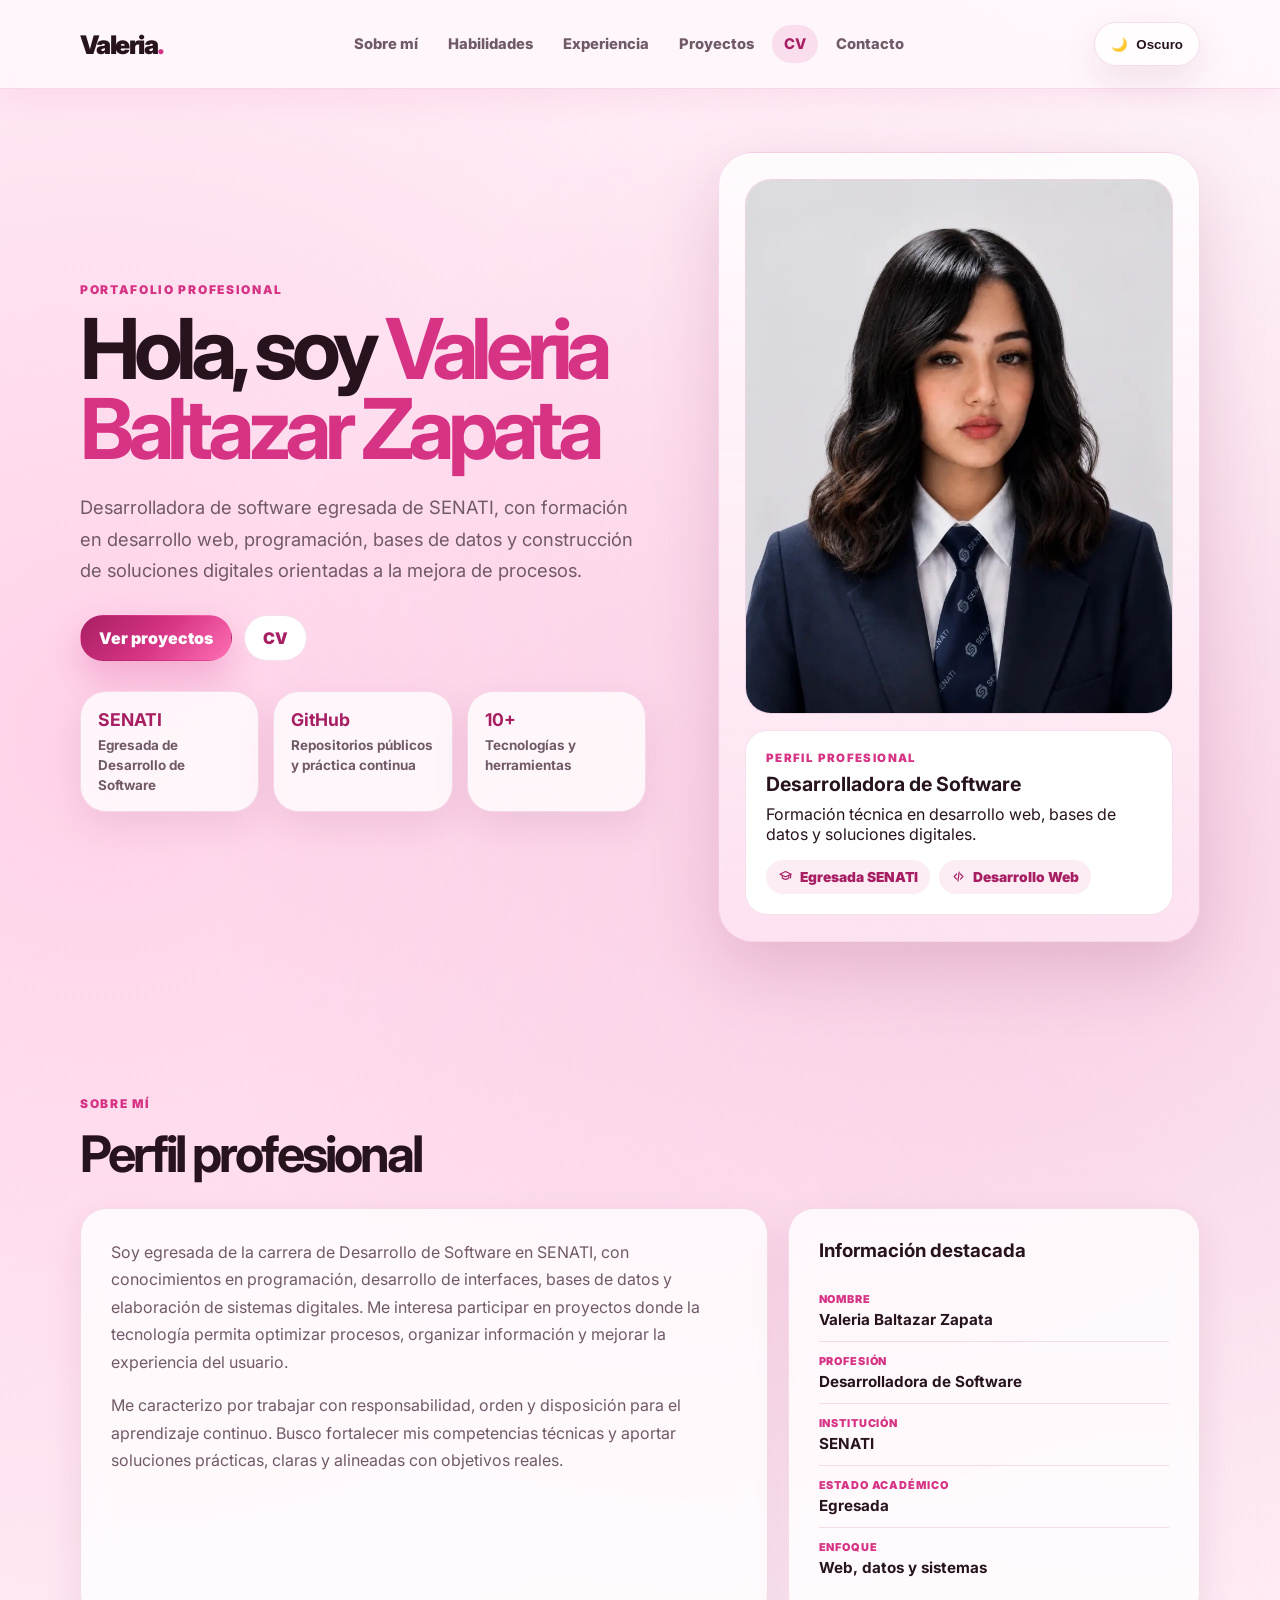
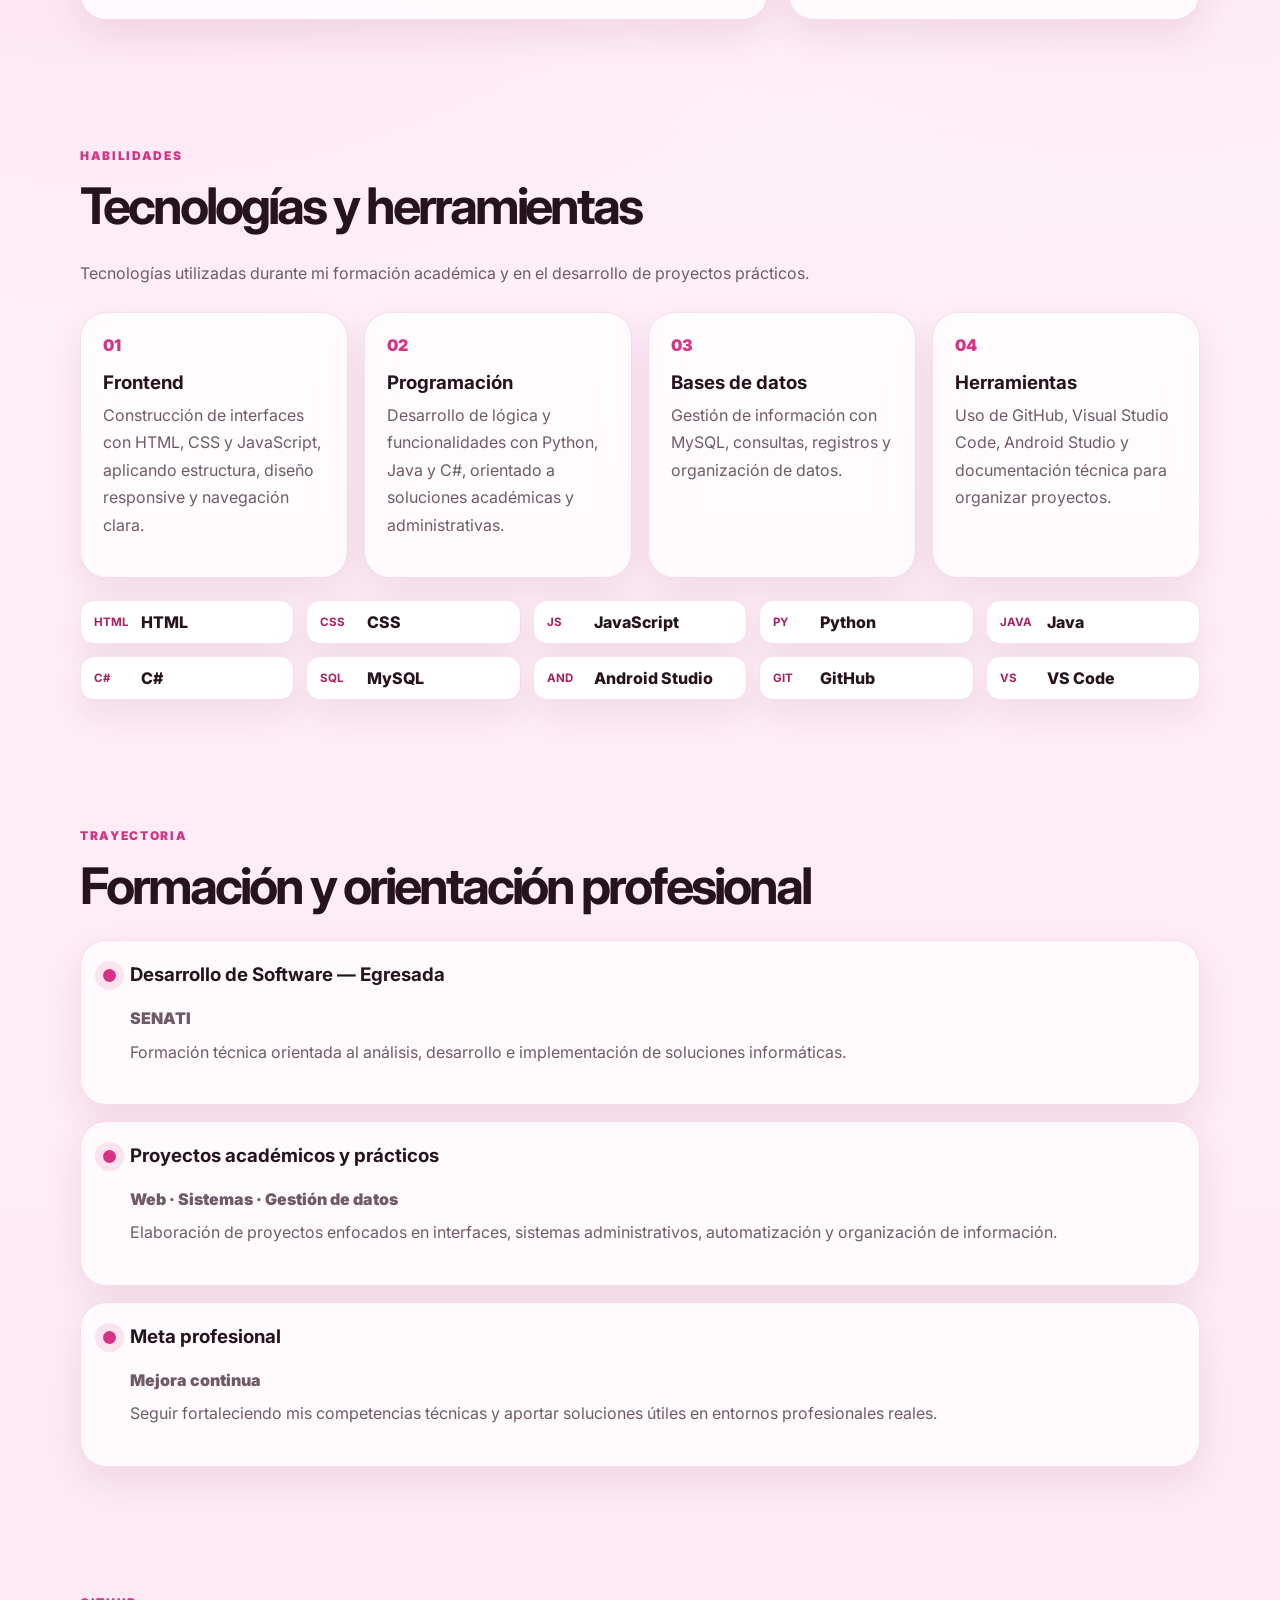
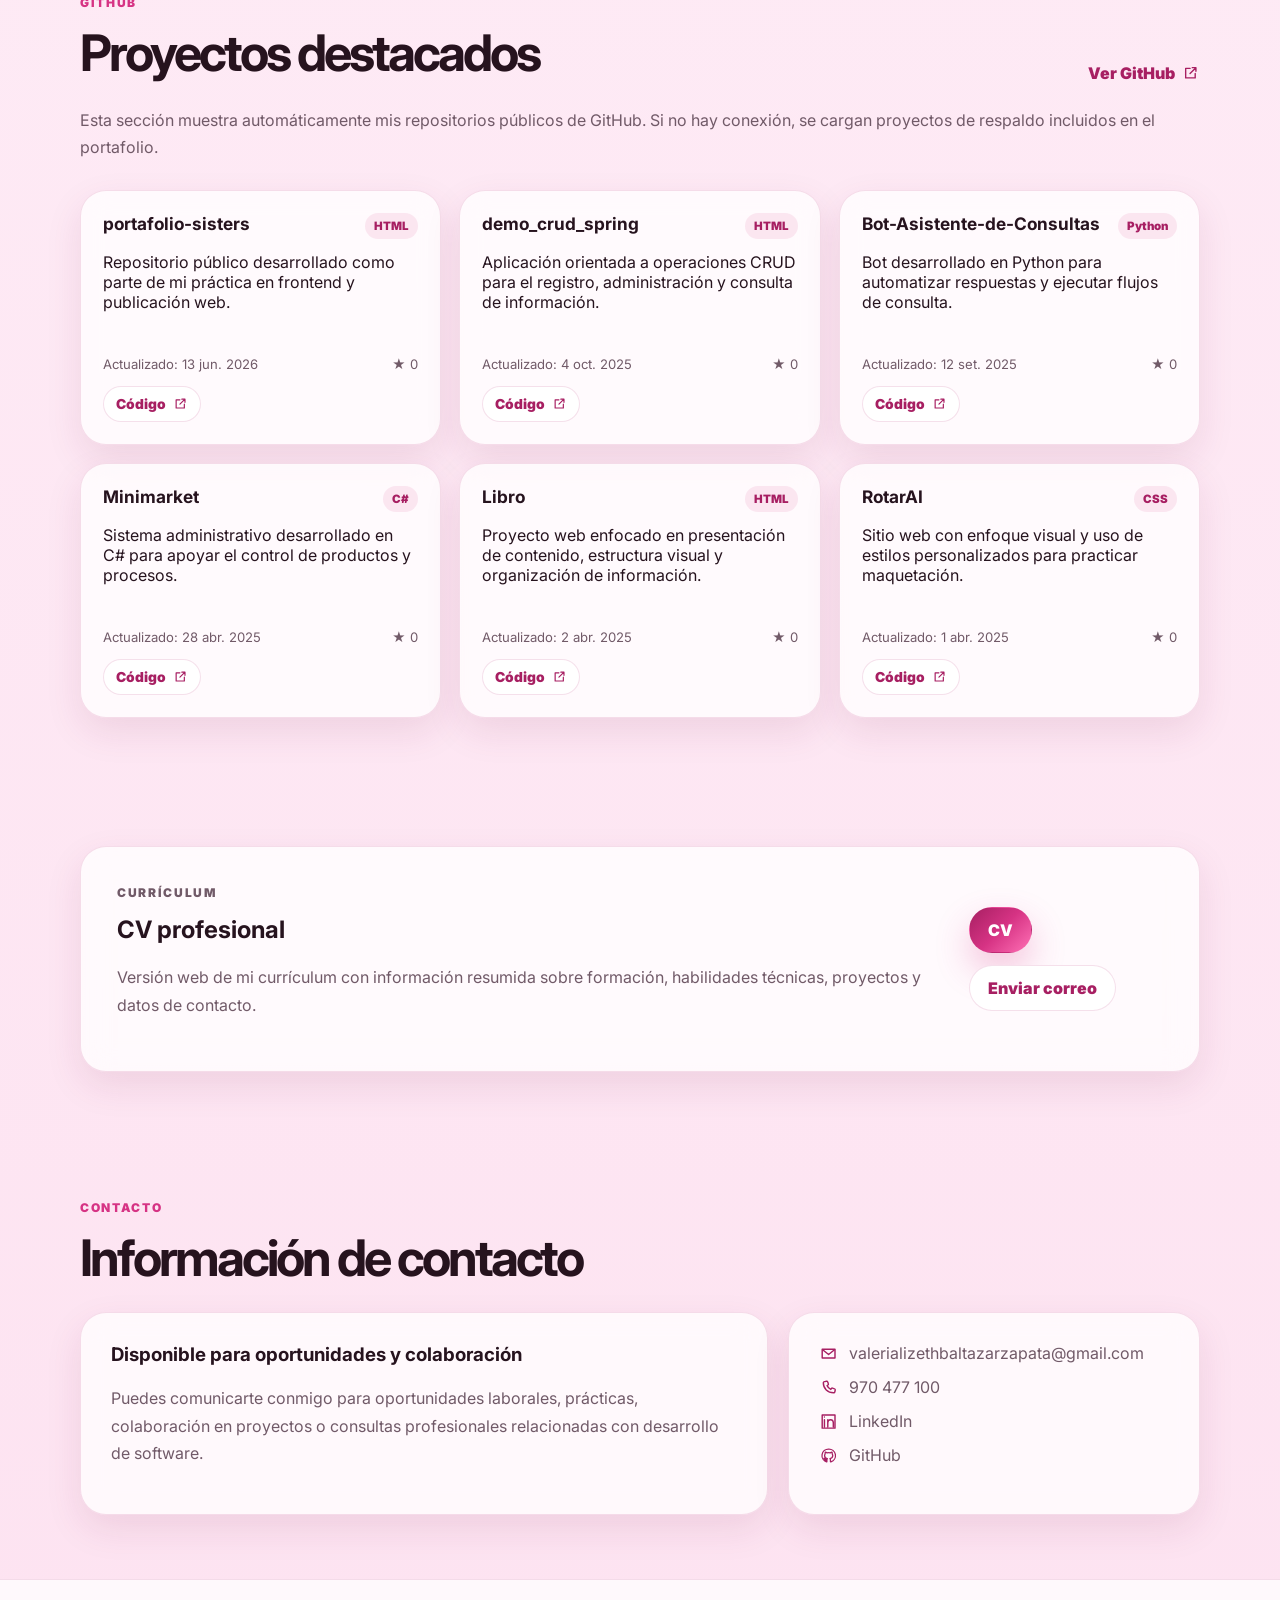
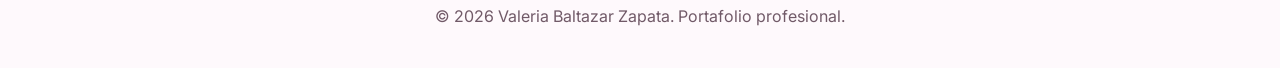
<file: index.html>
<!DOCTYPE html>
<html lang="es" data-theme="light">
<head>
  <meta charset="UTF-8" />
  <meta name="viewport" content="width=device-width, initial-scale=1.0" />
  <meta name="description" content="Portafolio profesional de Valeria Baltazar Zapata, desarrolladora de software egresada de SENATI." />
  <title>Valeria Baltazar Zapata | Desarrolladora de Software</title>
  <script>
    (function () {
      const savedTheme = localStorage.getItem("theme");
      const prefersDark = window.matchMedia && window.matchMedia("(prefers-color-scheme: dark)").matches;
      document.documentElement.setAttribute("data-theme", savedTheme || (prefersDark ? "dark" : "light"));
    })();
  </script>
  <link rel="preconnect" href="https://fonts.googleapis.com">
  <link rel="preconnect" href="https://fonts.gstatic.com" crossorigin>
  <link href="https://fonts.googleapis.com/css2?family=Inter:wght@400;500;600;700;800;900&display=swap" rel="stylesheet">
  <link rel="stylesheet" href="css/styles.css" />
  <link rel="icon" type="image/png" href="assets/favicon.png" />
  <link rel="shortcut icon" href="assets/favicon.ico" />
</head>
<body>
  <svg xmlns="http://www.w3.org/2000/svg" style="display:none">
    <symbol id="i-arrow-up" viewBox="0 0 24 24"><path d="M12 19V5M5 12l7-7 7 7" fill="none" stroke="currentColor" stroke-width="2.2" stroke-linecap="round" stroke-linejoin="round"/></symbol>
    <symbol id="i-mail" viewBox="0 0 24 24"><path d="M4 6.5h16v11H4z" fill="none" stroke="currentColor" stroke-width="1.8" stroke-linejoin="round"/><path d="m4.6 7.2 7.4 6 7.4-6" fill="none" stroke="currentColor" stroke-width="1.8" stroke-linecap="round" stroke-linejoin="round"/></symbol>
    <symbol id="i-phone" viewBox="0 0 24 24"><path d="M7.1 4.5 9.4 4c.6-.1 1.2.2 1.4.8l.9 2.5c.2.5 0 1.1-.4 1.4l-1.2.9c1 2.1 2.5 3.6 4.6 4.7l.9-1.2c.3-.4.9-.6 1.4-.4l2.5.9c.6.2.9.8.8 1.4l-.5 2.3c-.1.7-.7 1.2-1.4 1.2C10.8 18.6 5.4 13.2 5.4 6c0-.7.5-1.3 1.2-1.5Z" fill="none" stroke="currentColor" stroke-width="1.8" stroke-linecap="round" stroke-linejoin="round"/></symbol>
    <symbol id="i-linkedin" viewBox="0 0 24 24"><path d="M6.8 9.8v8.7M6.8 6.1v.1M11 18.5v-8.7M11 13.4c0-2.3 1.4-3.8 3.5-3.8 2.2 0 3.4 1.4 3.4 4v4.9M4 3.8h16v16.4H4z" fill="none" stroke="currentColor" stroke-width="1.8" stroke-linecap="round" stroke-linejoin="round"/></symbol>
    <symbol id="i-github" viewBox="0 0 24 24"><path d="M12 3.8a8.2 8.2 0 0 0-2.6 16c.4.1.5-.2.5-.4v-1.5c-2.1.5-2.6-.9-2.6-.9-.4-.9-.9-1.1-.9-1.1-.7-.5.1-.5.1-.5.8.1 1.2.8 1.2.8.7 1.2 1.9.9 2.3.7.1-.5.3-.9.5-1.1-1.7-.2-3.5-.9-3.5-3.8 0-.9.3-1.6.8-2.1-.1-.2-.4-1 .1-2.1 0 0 .7-.2 2.2.8a7.8 7.8 0 0 1 4 0c1.5-1 2.2-.8 2.2-.8.5 1.1.2 1.9.1 2.1.5.6.8 1.2.8 2.1 0 2.9-1.8 3.6-3.5 3.8.3.2.6.7.6 1.5v2.1c0 .2.1.5.6.4A8.2 8.2 0 0 0 12 3.8Z" fill="none" stroke="currentColor" stroke-width="1.6" stroke-linecap="round" stroke-linejoin="round"/></symbol>
    <symbol id="i-code" viewBox="0 0 24 24"><path d="m9 8-4 4 4 4M15 8l4 4-4 4M13 5l-2 14" fill="none" stroke="currentColor" stroke-width="1.9" stroke-linecap="round" stroke-linejoin="round"/></symbol>
    <symbol id="i-grad" viewBox="0 0 24 24"><path d="M3 8.2 12 4l9 4.2-9 4.2L3 8.2Z" fill="none" stroke="currentColor" stroke-width="1.8" stroke-linejoin="round"/><path d="M6.8 10.2v4.1c1.4 1.4 3.1 2.1 5.2 2.1s3.8-.7 5.2-2.1v-4.1M20 9v5" fill="none" stroke="currentColor" stroke-width="1.8" stroke-linecap="round"/></symbol>
    <symbol id="i-external" viewBox="0 0 24 24"><path d="M14 5h5v5M19 5l-8 8M18 13v6H5V6h6" fill="none" stroke="currentColor" stroke-width="1.9" stroke-linecap="round" stroke-linejoin="round"/></symbol>
  </svg>

  <header class="topbar">
    <nav class="navbar container" aria-label="Navegación principal">
      <a href="#inicio" class="brand">Valeria<span>.</span></a>

      <ul class="nav-links" id="navLinks">
        <li><a href="#sobre-mi">Sobre mí</a></li>
        <li><a href="#habilidades">Habilidades</a></li>
        <li><a href="#experiencia">Experiencia</a></li>
        <li><a href="#proyectos">Proyectos</a></li>
        <li><a href="#cv">CV</a></li>
        <li><a href="#contacto">Contacto</a></li>
      </ul>

      <div class="nav-actions">
        <button class="theme-toggle" id="themeToggle" type="button" aria-label="Cambiar modo">
          <span class="theme-icon">🌙</span>
          <span class="theme-text">Oscuro</span>
        </button>

        <button class="menu-toggle" id="menuToggle" type="button" aria-label="Abrir menú" aria-expanded="false">
          <span></span><span></span><span></span>
        </button>
      </div>
    </nav>
  </header>

  <main id="inicio">
    <section class="hero container">
      <div class="hero-content reveal">
        <p class="eyebrow">Portafolio profesional</p>
        <h1>Hola, soy <span>Valeria Baltazar Zapata</span></h1>
        <p class="hero-text">
          Desarrolladora de software egresada de SENATI, con formación en desarrollo web,
          programación, bases de datos y construcción de soluciones digitales orientadas a la mejora de procesos.
        </p>

        <div class="hero-actions">
          <a class="btn btn-primary" href="#proyectos">Ver proyectos</a>
          <a class="btn btn-secondary" href="cv.html" target="_blank" rel="noopener">CV</a>
        </div>

        <div class="hero-stats">
          <article><strong>SENATI</strong><span>Egresada de Desarrollo de Software</span></article>
          <article><strong>GitHub</strong><span>Repositorios públicos y práctica continua</span></article>
          <article><strong>10+</strong><span>Tecnologías y herramientas</span></article>
        </div>
      </div>

      <aside class="hero-card reveal delay-1">
        <div class="portrait-frame">
          <img src="assets/valeria.webp" alt="Retrato profesional de Valeria Baltazar Zapata" />
        </div>

        <div class="profile-panel">
          <p class="profile-label">Perfil profesional</p>
          <h2>Desarrolladora de Software</h2>
          <p>Formación técnica en desarrollo web, bases de datos y soluciones digitales.</p>
          <div class="profile-badges">
            <span><svg class="svg-icon"><use href="#i-grad"></use></svg> Egresada SENATI</span>
            <span><svg class="svg-icon"><use href="#i-code"></use></svg> Desarrollo Web</span>
          </div>
        </div>
      </aside>
    </section>

    <section class="section container" id="sobre-mi">
      <div class="section-heading reveal">
        <p class="eyebrow">Sobre mí</p>
        <h2>Perfil profesional</h2>
      </div>

      <div class="about-grid">
        <article class="card reveal">
          <p>Soy egresada de la carrera de Desarrollo de Software en SENATI, con conocimientos en programación, desarrollo de interfaces, bases de datos y elaboración de sistemas digitales. Me interesa participar en proyectos donde la tecnología permita optimizar procesos, organizar información y mejorar la experiencia del usuario.</p>
          <p>Me caracterizo por trabajar con responsabilidad, orden y disposición para el aprendizaje continuo. Busco fortalecer mis competencias técnicas y aportar soluciones prácticas, claras y alineadas con objetivos reales.</p>
        </article>

        <aside class="card info-card reveal delay-1">
          <h3>Información destacada</h3>
          <ul>
            <li><span>Nombre</span><strong>Valeria Baltazar Zapata</strong></li>
            <li><span>Profesión</span><strong>Desarrolladora de Software</strong></li>
            <li><span>Institución</span><strong>SENATI</strong></li>
            <li><span>Estado académico</span><strong>Egresada</strong></li>
            <li><span>Enfoque</span><strong>Web, datos y sistemas</strong></li>
          </ul>
        </aside>
      </div>
    </section>

    <section class="section container" id="habilidades">
      <div class="section-heading reveal">
        <p class="eyebrow">Habilidades</p>
        <h2>Tecnologías y herramientas</h2>
      </div>

      <p class="section-description reveal">Tecnologías utilizadas durante mi formación académica y en el desarrollo de proyectos prácticos.</p>

      <div class="skills-grid">
        <article class="skill-card reveal">
          <span>01</span>
          <h3>Frontend</h3>
          <p>Construcción de interfaces con HTML, CSS y JavaScript, aplicando estructura, diseño responsive y navegación clara.</p>
        </article>
        <article class="skill-card reveal delay-1">
          <span>02</span>
          <h3>Programación</h3>
          <p>Desarrollo de lógica y funcionalidades con Python, Java y C#, orientado a soluciones académicas y administrativas.</p>
        </article>
        <article class="skill-card reveal delay-2">
          <span>03</span>
          <h3>Bases de datos</h3>
          <p>Gestión de información con MySQL, consultas, registros y organización de datos.</p>
        </article>
        <article class="skill-card reveal delay-3">
          <span>04</span>
          <h3>Herramientas</h3>
          <p>Uso de GitHub, Visual Studio Code, Android Studio y documentación técnica para organizar proyectos.</p>
        </article>
      </div>

      <div class="tech-grid reveal">
        <span><b>HTML</b>HTML</span>
        <span><b>CSS</b>CSS</span>
        <span><b>JS</b>JavaScript</span>
        <span><b>PY</b>Python</span>
        <span><b>JAVA</b>Java</span>
        <span><b>C#</b>C#</span>
        <span><b>SQL</b>MySQL</span>
        <span><b>AND</b>Android Studio</span>
        <span><b>GIT</b>GitHub</span>
        <span><b>VS</b>VS Code</span>
      </div>
    </section>

    <section class="section container" id="experiencia">
      <div class="section-heading reveal">
        <p class="eyebrow">Trayectoria</p>
        <h2>Formación y orientación profesional</h2>
      </div>

      <div class="timeline">
        <article class="timeline-item reveal">
          <span class="timeline-dot"></span>
          <div>
            <h3>Desarrollo de Software — Egresada</h3>
            <p class="timeline-meta">SENATI</p>
            <p>Formación técnica orientada al análisis, desarrollo e implementación de soluciones informáticas.</p>
          </div>
        </article>

        <article class="timeline-item reveal delay-1">
          <span class="timeline-dot"></span>
          <div>
            <h3>Proyectos académicos y prácticos</h3>
            <p class="timeline-meta">Web · Sistemas · Gestión de datos</p>
            <p>Elaboración de proyectos enfocados en interfaces, sistemas administrativos, automatización y organización de información.</p>
          </div>
        </article>

        <article class="timeline-item reveal delay-2">
          <span class="timeline-dot"></span>
          <div>
            <h3>Meta profesional</h3>
            <p class="timeline-meta">Mejora continua</p>
            <p>Seguir fortaleciendo mis competencias técnicas y aportar soluciones útiles en entornos profesionales reales.</p>
          </div>
        </article>
      </div>
    </section>

    <section class="section container" id="proyectos">
      <div class="section-heading projects-heading reveal">
        <div>
          <p class="eyebrow">GitHub</p>
          <h2>Proyectos destacados</h2>
        </div>
        <a class="github-link" href="https://github.com/ValeriaBaltazar19" target="_blank" rel="noopener">
          Ver GitHub <svg class="svg-icon"><use href="#i-external"></use></svg>
        </a>
      </div>

      <p class="section-description reveal">Esta sección muestra automáticamente mis repositorios públicos de GitHub. Si no hay conexión, se cargan proyectos de respaldo incluidos en el portafolio.</p>
      <div class="projects-grid" id="projectsGrid"><p class="loading-text">Cargando proyectos desde GitHub...</p></div>
    </section>

    <section class="section container" id="cv">
      <div class="cv-card reveal">
        <div>
          <p class="eyebrow">Currículum</p>
          <h2>CV profesional</h2>
          <p>Versión web de mi currículum con información resumida sobre formación, habilidades técnicas, proyectos y datos de contacto.</p>
        </div>
        <div class="cv-actions">
          <a class="btn btn-primary" href="cv.html" target="_blank" rel="noopener">CV</a>
          <a class="btn btn-secondary" href="mailto:valerializethbaltazarzapata@gmail.com">Enviar correo</a>
        </div>
      </div>
    </section>

    <section class="section container" id="contacto">
      <div class="section-heading reveal">
        <p class="eyebrow">Contacto</p>
        <h2>Información de contacto</h2>
      </div>

      <div class="contact-grid">
        <article class="card reveal">
          <h3>Disponible para oportunidades y colaboración</h3>
          <p>Puedes comunicarte conmigo para oportunidades laborales, prácticas, colaboración en proyectos o consultas profesionales relacionadas con desarrollo de software.</p>
        </article>

        <article class="card reveal delay-1">
          <ul class="contact-list">
            <li><svg class="svg-icon"><use href="#i-mail"></use></svg><a href="mailto:valerializethbaltazarzapata@gmail.com">valerializethbaltazarzapata@gmail.com</a></li>
            <li><svg class="svg-icon"><use href="#i-phone"></use></svg><a href="tel:+51970477100">970 477 100</a></li>
            <li><svg class="svg-icon"><use href="#i-linkedin"></use></svg><a href="https://www.linkedin.com/in/valeria-baltazar-zapata-20b527378/" target="_blank" rel="noopener">LinkedIn</a></li>
            <li><svg class="svg-icon"><use href="#i-github"></use></svg><a href="https://github.com/ValeriaBaltazar19" target="_blank" rel="noopener">GitHub</a></li>
          </ul>
        </article>
      </div>
    </section>
  </main>

  <button class="back-to-top" id="backToTop" type="button" aria-label="Volver al inicio">
    <svg class="svg-icon"><use href="#i-arrow-up"></use></svg>
  </button>

  <footer class="footer">
    <p>© <span id="year"></span> Valeria Baltazar Zapata. Portafolio profesional.</p>
  </footer>

  <script src="js/script.js"></script>
</body>
</html>
</file>
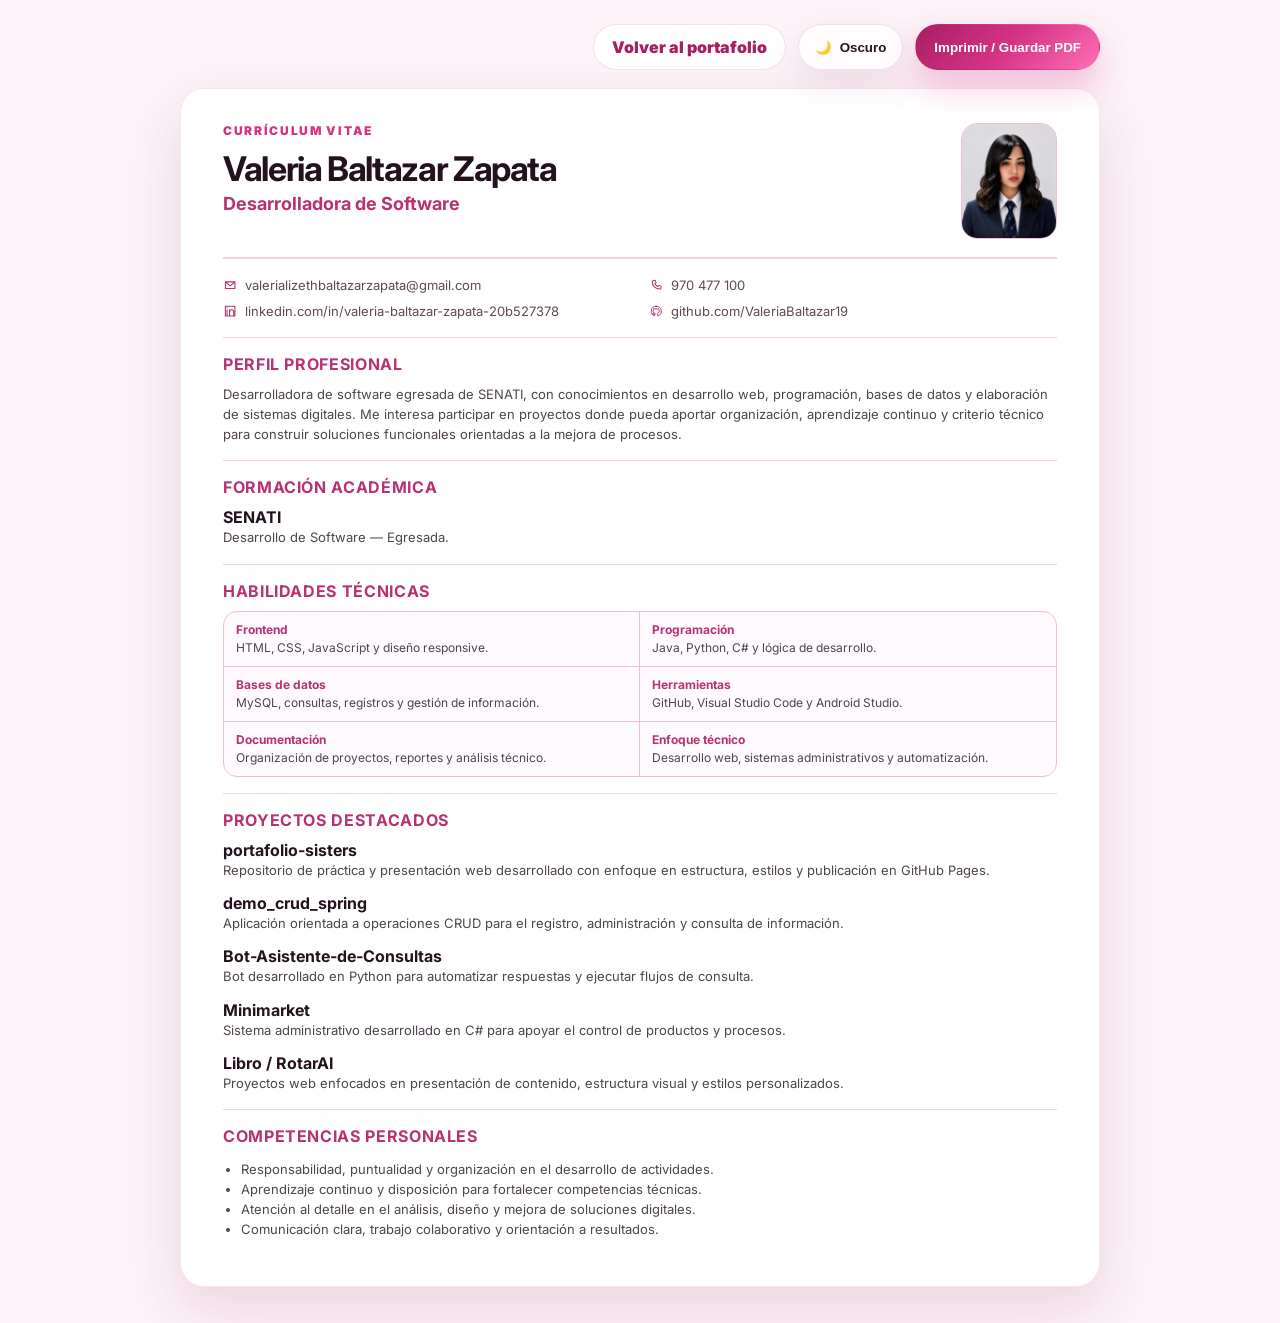
<file: cv.html>
<!DOCTYPE html>
<html lang="es" data-theme="light">
<head>
  <meta charset="UTF-8" />
  <meta name="viewport" content="width=device-width, initial-scale=1.0" />
  <meta name="description" content="Currículum profesional de Valeria Baltazar Zapata." />
  <title>CV | Valeria Baltazar Zapata</title>
  <script>
    (function () {
      const savedTheme = localStorage.getItem("theme");
      const prefersDark = window.matchMedia && window.matchMedia("(prefers-color-scheme: dark)").matches;
      document.documentElement.setAttribute("data-theme", savedTheme || (prefersDark ? "dark" : "light"));
    })();
  </script>
  <link rel="preconnect" href="https://fonts.googleapis.com">
  <link rel="preconnect" href="https://fonts.gstatic.com" crossorigin>
  <link href="https://fonts.googleapis.com/css2?family=Inter:wght@400;500;600;700;800;900&display=swap" rel="stylesheet">
  <link rel="stylesheet" href="css/styles.css" />
  <link rel="icon" type="image/png" href="assets/favicon.png" />
  <link rel="shortcut icon" href="assets/favicon.ico" />
</head>
<body class="cv-body">
  <svg xmlns="http://www.w3.org/2000/svg" style="display:none">
    <symbol id="i-arrow-up" viewBox="0 0 24 24"><path d="M12 19V5M5 12l7-7 7 7" fill="none" stroke="currentColor" stroke-width="2.2" stroke-linecap="round" stroke-linejoin="round"/></symbol>
    <symbol id="i-mail" viewBox="0 0 24 24"><path d="M4 6.5h16v11H4z" fill="none" stroke="currentColor" stroke-width="1.8" stroke-linejoin="round"/><path d="m4.6 7.2 7.4 6 7.4-6" fill="none" stroke="currentColor" stroke-width="1.8" stroke-linecap="round" stroke-linejoin="round"/></symbol>
    <symbol id="i-phone" viewBox="0 0 24 24"><path d="M7.1 4.5 9.4 4c.6-.1 1.2.2 1.4.8l.9 2.5c.2.5 0 1.1-.4 1.4l-1.2.9c1 2.1 2.5 3.6 4.6 4.7l.9-1.2c.3-.4.9-.6 1.4-.4l2.5.9c.6.2.9.8.8 1.4l-.5 2.3c-.1.7-.7 1.2-1.4 1.2C10.8 18.6 5.4 13.2 5.4 6c0-.7.5-1.3 1.2-1.5Z" fill="none" stroke="currentColor" stroke-width="1.8" stroke-linecap="round" stroke-linejoin="round"/></symbol>
    <symbol id="i-linkedin" viewBox="0 0 24 24"><path d="M6.8 9.8v8.7M6.8 6.1v.1M11 18.5v-8.7M11 13.4c0-2.3 1.4-3.8 3.5-3.8 2.2 0 3.4 1.4 3.4 4v4.9M4 3.8h16v16.4H4z" fill="none" stroke="currentColor" stroke-width="1.8" stroke-linecap="round" stroke-linejoin="round"/></symbol>
    <symbol id="i-github" viewBox="0 0 24 24"><path d="M12 3.8a8.2 8.2 0 0 0-2.6 16c.4.1.5-.2.5-.4v-1.5c-2.1.5-2.6-.9-2.6-.9-.4-.9-.9-1.1-.9-1.1-.7-.5.1-.5.1-.5.8.1 1.2.8 1.2.8.7 1.2 1.9.9 2.3.7.1-.5.3-.9.5-1.1-1.7-.2-3.5-.9-3.5-3.8 0-.9.3-1.6.8-2.1-.1-.2-.4-1 .1-2.1 0 0 .7-.2 2.2.8a7.8 7.8 0 0 1 4 0c1.5-1 2.2-.8 2.2-.8.5 1.1.2 1.9.1 2.1.5.6.8 1.2.8 2.1 0 2.9-1.8 3.6-3.5 3.8.3.2.6.7.6 1.5v2.1c0 .2.1.5.6.4A8.2 8.2 0 0 0 12 3.8Z" fill="none" stroke="currentColor" stroke-width="1.6" stroke-linecap="round" stroke-linejoin="round"/></symbol>
    <symbol id="i-code" viewBox="0 0 24 24"><path d="m9 8-4 4 4 4M15 8l4 4-4 4M13 5l-2 14" fill="none" stroke="currentColor" stroke-width="1.9" stroke-linecap="round" stroke-linejoin="round"/></symbol>
    <symbol id="i-grad" viewBox="0 0 24 24"><path d="M3 8.2 12 4l9 4.2-9 4.2L3 8.2Z" fill="none" stroke="currentColor" stroke-width="1.8" stroke-linejoin="round"/><path d="M6.8 10.2v4.1c1.4 1.4 3.1 2.1 5.2 2.1s3.8-.7 5.2-2.1v-4.1M20 9v5" fill="none" stroke="currentColor" stroke-width="1.8" stroke-linecap="round"/></symbol>
  </svg>

  <div class="cv-toolbar no-print">
    <a class="btn btn-secondary" href="index.html">Volver al portafolio</a>
    <button class="theme-toggle" id="themeToggle" type="button" aria-label="Cambiar modo">
      <span class="theme-icon">🌙</span>
      <span class="theme-text">Oscuro</span>
    </button>
    <button class="btn btn-primary" type="button" onclick="window.print()">Imprimir / Guardar PDF</button>
  </div>

  <main class="cv-page">
    <header class="cv-header">
      <div>
        <p class="eyebrow">Currículum Vitae</p>
        <h1>Valeria Baltazar Zapata</h1>
        <h2>Desarrolladora de Software</h2>
      </div>
      <img class="cv-photo" src="assets/valeria.webp" alt="Foto profesional de Valeria Baltazar Zapata" />
    </header>

    <section class="cv-contact">
      <span><svg class="svg-icon"><use href="#i-mail"></use></svg> valerializethbaltazarzapata@gmail.com</span>
      <span><svg class="svg-icon"><use href="#i-phone"></use></svg> 970 477 100</span>
      <span><svg class="svg-icon"><use href="#i-linkedin"></use></svg> linkedin.com/in/valeria-baltazar-zapata-20b527378</span>
      <span><svg class="svg-icon"><use href="#i-github"></use></svg> github.com/ValeriaBaltazar19</span>
    </section>

    <section class="cv-block">
      <h3>Perfil profesional</h3>
      <p>Desarrolladora de software egresada de SENATI, con conocimientos en desarrollo web, programación, bases de datos y elaboración de sistemas digitales. Me interesa participar en proyectos donde pueda aportar organización, aprendizaje continuo y criterio técnico para construir soluciones funcionales orientadas a la mejora de procesos.</p>
    </section>

    <section class="cv-block">
      <h3>Formación académica</h3>
      <div class="cv-item">
        <strong>SENATI</strong>
        <p>Desarrollo de Software — Egresada.</p>
      </div>
    </section>

    <section class="cv-block">
      <h3>Habilidades técnicas</h3>
      <div class="cv-skills-box">
        <div class="cv-skill-item"><strong>Frontend</strong><span>HTML, CSS, JavaScript y diseño responsive.</span></div>
        <div class="cv-skill-item"><strong>Programación</strong><span>Java, Python, C# y lógica de desarrollo.</span></div>
        <div class="cv-skill-item"><strong>Bases de datos</strong><span>MySQL, consultas, registros y gestión de información.</span></div>
        <div class="cv-skill-item"><strong>Herramientas</strong><span>GitHub, Visual Studio Code y Android Studio.</span></div>
        <div class="cv-skill-item"><strong>Documentación</strong><span>Organización de proyectos, reportes y análisis técnico.</span></div>
        <div class="cv-skill-item"><strong>Enfoque técnico</strong><span>Desarrollo web, sistemas administrativos y automatización.</span></div>
      </div>
    </section>

    <section class="cv-block">
      <h3>Proyectos destacados</h3>
      <div class="cv-item">
        <strong>portafolio-sisters</strong>
        <p>Repositorio de práctica y presentación web desarrollado con enfoque en estructura, estilos y publicación en GitHub Pages.</p>
      </div>
      <div class="cv-item">
        <strong>demo_crud_spring</strong>
        <p>Aplicación orientada a operaciones CRUD para el registro, administración y consulta de información.</p>
      </div>
      <div class="cv-item">
        <strong>Bot-Asistente-de-Consultas</strong>
        <p>Bot desarrollado en Python para automatizar respuestas y ejecutar flujos de consulta.</p>
      </div>
      <div class="cv-item">
        <strong>Minimarket</strong>
        <p>Sistema administrativo desarrollado en C# para apoyar el control de productos y procesos.</p>
      </div>
      <div class="cv-item">
        <strong>Libro / RotarAI</strong>
        <p>Proyectos web enfocados en presentación de contenido, estructura visual y estilos personalizados.</p>
      </div>
    </section>

    <section class="cv-block">
      <h3>Competencias personales</h3>
      <ul class="cv-list">
        <li>Responsabilidad, puntualidad y organización en el desarrollo de actividades.</li>
        <li>Aprendizaje continuo y disposición para fortalecer competencias técnicas.</li>
        <li>Atención al detalle en el análisis, diseño y mejora de soluciones digitales.</li>
        <li>Comunicación clara, trabajo colaborativo y orientación a resultados.</li>
      </ul>
    </section>
  </main>

  <script src="js/script.js"></script>
</body>
</html>
</file>
<file: css/styles.css>
:root {
  --bg: #fff7fc;
  --bg-2: #fde3f1;
  --surface: rgba(255,255,255,.78);
  --surface-solid: #fff;
  --text: #26131e;
  --muted: #715a68;
  --border: rgba(190, 65, 128, .16);
  --primary: #d63384;
  --primary-2: #ff70b5;
  --primary-dark: #a71f62;
  --shadow: 0 28px 70px rgba(119,26,77,.16);
  --shadow-soft: 0 14px 36px rgba(119,26,77,.10);
  --radius: 26px;
  --container: min(1120px, calc(100% - 32px));
}

html[data-theme="dark"] {
  --bg: #130711;
  --bg-2: #23101e;
  --surface: rgba(34,16,30,.82);
  --surface-solid: #1b0f19;
  --text: #fff0f7;
  --muted: #d7bdcc;
  --border: rgba(255, 156, 206, .16);
  --primary: #ff70b5;
  --primary-2: #ff9ecd;
  --primary-dark: #ff8dc4;
  --shadow: 0 28px 70px rgba(0,0,0,.42);
  --shadow-soft: 0 14px 36px rgba(0,0,0,.24);
}

* {
  box-sizing: border-box;
}

html {
  scroll-behavior: smooth;
  scroll-padding-top: 104px;
}

body {
  margin: 0;
  padding-top: 88px;
  min-height: 100vh;
  font-family: "Inter", system-ui, -apple-system, BlinkMacSystemFont, "Segoe UI", sans-serif;
  color: var(--text);
  background:
    radial-gradient(circle at 8% 15%, rgba(255,112,181,.26), transparent 28%),
    radial-gradient(circle at 88% 18%, rgba(214,51,132,.16), transparent 22%),
    linear-gradient(180deg, var(--bg), var(--bg-2));
}

a {
  color: inherit;
  text-decoration: none;
}

img {
  display: block;
  max-width: 100%;
}

.container {
  width: var(--container);
  margin-inline: auto;
}

.svg-icon {
  width: 1.1em;
  height: 1.1em;
  flex: 0 0 auto;
  vertical-align: -.17em;
}

/* NAVBAR FIJO */
.topbar {
  position: fixed;
  top: 0;
  left: 0;
  width: 100%;
  z-index: 9999;
  background: rgba(255,247,252,.92);
  backdrop-filter: blur(18px);
  -webkit-backdrop-filter: blur(18px);
  border-bottom: 1px solid var(--border);
  box-shadow: 0 10px 30px rgba(214,51,132,.08);
}

html[data-theme="dark"] .topbar {
  background: rgba(19,7,17,.92);
}

.navbar {
  min-height: 88px;
  display: flex;
  align-items: center;
  justify-content: space-between;
  gap: 18px;
}

.brand {
  font-size: clamp(1.45rem, 2vw, 2rem);
  font-weight: 900;
  letter-spacing: -.06em;
  white-space: nowrap;
}

.brand span {
  color: var(--primary);
}

.nav-links {
  display: flex;
  align-items: center;
  justify-content: center;
  gap: 6px;
  list-style: none;
  padding: 0;
  margin: 0;
}

.nav-links a {
  display: block;
  padding: 10px 12px;
  border-radius: 999px;
  color: var(--muted);
  font-size: .92rem;
  font-weight: 800;
  transition: .25s ease;
}

.nav-links a:hover,
.nav-links a.active {
  background: rgba(214,51,132,.12);
  color: var(--primary-dark);
}

.nav-actions {
  display: flex;
  align-items: center;
  gap: 10px;
}

.theme-toggle,
.menu-toggle {
  border: 1px solid var(--border);
  background: var(--surface);
  color: var(--text);
  cursor: pointer;
  box-shadow: var(--shadow-soft);
  transition: .25s ease;
}

.theme-toggle {
  min-height: 44px;
  display: inline-flex;
  align-items: center;
  gap: 8px;
  border-radius: 999px;
  padding: 0 16px;
  font-weight: 900;
}

.theme-toggle:hover,
.menu-toggle:hover {
  transform: translateY(-2px);
}

.menu-toggle {
  display: none;
  width: 44px;
  height: 44px;
  border-radius: 14px;
  align-items: center;
  justify-content: center;
  flex-direction: column;
  gap: 5px;
}

.menu-toggle span {
  width: 21px;
  height: 2px;
  border-radius: 99px;
  background: currentColor;
  transition: .25s ease;
}

.menu-toggle.active span:nth-child(1) {
  transform: translateY(7px) rotate(45deg);
}

.menu-toggle.active span:nth-child(2) {
  opacity: 0;
}

.menu-toggle.active span:nth-child(3) {
  transform: translateY(-7px) rotate(-45deg);
}

/* HERO */
.hero {
  min-height: calc(100vh - 88px);
  display: grid;
  grid-template-columns: minmax(0, 1.08fr) minmax(320px, .92fr);
  align-items: center;
  gap: clamp(28px, 6vw, 72px);
  padding: 64px 0 90px;
}

.eyebrow {
  margin: 0 0 12px;
  color: var(--primary);
  text-transform: uppercase;
  letter-spacing: .14em;
  font-size: .75rem;
  font-weight: 900;
}

h1,
h2,
h3,
p {
  margin-top: 0;
}

.hero h1 {
  margin-bottom: 22px;
  font-size: clamp(2.55rem, 6.8vw, 5.25rem);
  line-height: .96;
  letter-spacing: -.075em;
}

.hero h1 span {
  color: var(--primary);
}

.hero-text,
.section-description,
.card p,
.skill-card p,
.timeline-item p,
.cv-card p {
  color: var(--muted);
  line-height: 1.72;
}

.hero-text {
  max-width: 720px;
  font-size: clamp(1rem, 1.45vw, 1.15rem);
  margin-bottom: 28px;
}

.hero-actions,
.cv-actions {
  display: flex;
  flex-wrap: wrap;
  gap: 12px;
}

.btn {
  min-height: 46px;
  display: inline-flex;
  align-items: center;
  justify-content: center;
  border: 1px solid transparent;
  border-radius: 999px;
  padding: 12px 18px;
  font-weight: 900;
  cursor: pointer;
  transition: .25s ease;
}

.btn:hover {
  transform: translateY(-3px);
}

.btn-primary {
  color: #fff;
  background: linear-gradient(135deg, var(--primary-dark), var(--primary), var(--primary-2));
  box-shadow: 0 16px 35px rgba(214,51,132,.28);
}

.btn-secondary {
  color: var(--primary-dark);
  background: var(--surface-solid);
  border-color: var(--border);
}

.hero-stats {
  display: grid;
  grid-template-columns: repeat(3, 1fr);
  gap: 14px;
  margin-top: 30px;
}

.hero-stats article,
.card,
.skill-card,
.timeline-item,
.project-card,
.cv-card {
  background: var(--surface);
  border: 1px solid var(--border);
  border-radius: var(--radius);
  box-shadow: var(--shadow-soft);
  backdrop-filter: blur(14px);
}

.hero-stats article {
  padding: 17px;
  transition: .25s ease;
}

.hero-stats article:hover {
  transform: translateY(-4px);
}

.hero-stats strong {
  display: block;
  color: var(--primary-dark);
  margin-bottom: 4px;
  font-size: 1.1rem;
}

.hero-stats span {
  color: var(--muted);
  font-size: .84rem;
  font-weight: 700;
}

.hero-card {
  border-radius: 34px;
  padding: clamp(18px, 3vw, 26px);
  background: linear-gradient(180deg, rgba(255,255,255,.8), rgba(255,232,245,.7));
  box-shadow: var(--shadow);
  border: 1px solid var(--border);
}

html[data-theme="dark"] .hero-card {
  background: linear-gradient(180deg, rgba(34,16,30,.86), rgba(39,18,34,.72));
}

.portrait-frame {
  overflow: hidden;
  border-radius: 26px;
  border: 1px solid var(--border);
  background: #f7f0f5;
}

.portrait-frame img {
  width: 100%;
  aspect-ratio: 4 / 5;
  object-fit: cover;
  object-position: center top;
}

.profile-panel {
  margin-top: 16px;
  padding: 20px;
  border-radius: 22px;
  background: var(--surface-solid);
  border: 1px solid var(--border);
}

.profile-label {
  margin-bottom: 7px;
  color: var(--primary);
  text-transform: uppercase;
  letter-spacing: .12em;
  font-size: .72rem;
  font-weight: 900;
}

.profile-panel h2 {
  margin-bottom: 8px;
  font-size: 1.22rem;
}

.profile-badges {
  display: flex;
  flex-wrap: wrap;
  gap: 9px;
  margin-top: 14px;
}

.profile-badges span {
  display: inline-flex;
  align-items: center;
  gap: 7px;
  padding: 9px 12px;
  border-radius: 999px;
  color: var(--primary-dark);
  background: rgba(214,51,132,.09);
  font-size: .86rem;
  font-weight: 900;
}

/* SECCIONES */
.section {
  padding: 64px 0;
}

.section-heading {
  margin-bottom: 24px;
}

.section-heading h2 {
  margin: 0;
  font-size: clamp(2rem, 4vw, 3.15rem);
  letter-spacing: -.06em;
}

.about-grid,
.contact-grid {
  display: grid;
  grid-template-columns: 1.25fr .75fr;
  gap: 20px;
}

.card {
  padding: clamp(20px, 3vw, 30px);
}

.info-card ul,
.contact-list {
  list-style: none;
  padding: 0;
  margin: 0;
}

.info-card li {
  display: grid;
  gap: 4px;
  padding: 12px 0;
  border-bottom: 1px solid var(--border);
}

.info-card li:last-child {
  border-bottom: 0;
}

.info-card span {
  color: var(--primary);
  text-transform: uppercase;
  font-size: .68rem;
  font-weight: 900;
  letter-spacing: .08em;
}

.info-card strong {
  font-size: .95rem;
}

/* HABILIDADES */
.skills-grid {
  display: grid;
  grid-template-columns: repeat(4, 1fr);
  gap: 16px;
  margin-top: 24px;
}

.skill-card {
  padding: 22px;
  min-height: 218px;
  transition: .25s ease;
}

.skill-card:hover,
.project-card:hover {
  transform: translateY(-6px);
  box-shadow: var(--shadow);
}

.skill-card > span {
  color: var(--primary);
  font-weight: 900;
}

.skill-card h3 {
  margin: 16px 0 8px;
}

.tech-grid {
  display: grid;
  grid-template-columns: repeat(5, 1fr);
  gap: 12px;
  margin-top: 22px;
}

.tech-grid span {
  display: flex;
  align-items: center;
  gap: 9px;
  min-height: 44px;
  padding: 10px 13px;
  border-radius: 14px;
  color: var(--text);
  background: var(--surface-solid);
  border: 1px solid var(--border);
  font-weight: 800;
  box-shadow: var(--shadow-soft);
}

.tech-grid b {
  min-width: 38px;
  color: var(--primary-dark);
  font-size: .72rem;
}

/* TIMELINE */
.timeline {
  display: grid;
  gap: 16px;
}

.timeline-item {
  display: grid;
  grid-template-columns: auto 1fr;
  gap: 14px;
  padding: 22px;
}

.timeline-dot {
  width: 13px;
  height: 13px;
  margin-top: 6px;
  border-radius: 50%;
  background: var(--primary);
  box-shadow: 0 0 0 8px rgba(214,51,132,.12);
}

.timeline-meta {
  color: var(--primary-dark);
  font-weight: 900;
  margin-bottom: 6px;
}

/* PROYECTOS */
.projects-heading {
  display: flex;
  align-items: end;
  justify-content: space-between;
  gap: 18px;
}

.github-link {
  display: inline-flex;
  align-items: center;
  gap: 7px;
  color: var(--primary-dark);
  font-weight: 900;
  white-space: nowrap;
}

.projects-grid {
  display: grid;
  grid-template-columns: repeat(3, 1fr);
  gap: 18px;
  margin-top: 28px;
}

.loading-text {
  color: var(--muted);
  grid-column: 1 / -1;
}

.project-card {
  display: flex;
  flex-direction: column;
  min-height: 255px;
  padding: 22px;
  transition: .25s ease;
}

.project-top {
  display: flex;
  align-items: start;
  justify-content: space-between;
  gap: 10px;
  margin-bottom: 13px;
}

.project-card h3 {
  margin: 0;
  word-break: break-word;
  font-size: 1.08rem;
}

.language {
  padding: 6px 9px;
  border-radius: 999px;
  color: var(--primary-dark);
  background: rgba(214,51,132,.10);
  font-size: .72rem;
  font-weight: 900;
  white-space: nowrap;
}

.project-card p {
  flex: 1;
}

.project-meta {
  display: flex;
  justify-content: space-between;
  gap: 10px;
  color: var(--muted);
  font-size: .82rem;
  margin-bottom: 14px;
}

.project-actions a {
  display: inline-flex;
  align-items: center;
  gap: 7px;
  padding: 9px 12px;
  border-radius: 999px;
  color: var(--primary-dark);
  background: var(--surface-solid);
  border: 1px solid var(--border);
  font-size: .86rem;
  font-weight: 900;
}

/* CV SECTION */
.cv-card {
  display: flex;
  justify-content: space-between;
  align-items: center;
  gap: 24px;
  padding: clamp(24px, 4vw, 36px);
}

/* CONTACTO */
.contact-list {
  display: grid;
  gap: 14px;
}

.contact-list li {
  display: flex;
  align-items: center;
  gap: 11px;
  color: var(--muted);
  word-break: break-word;
}

.contact-list .svg-icon {
  color: var(--primary-dark);
  width: 1.2rem;
  height: 1.2rem;
}

/* FLECHA AL INICIO */
.back-to-top {
  position: fixed;
  right: 22px;
  bottom: 22px;
  z-index: 9998;
  width: 52px;
  height: 52px;
  display: grid;
  place-items: center;
  border: none;
  border-radius: 50%;
  color: #fff;
  background: linear-gradient(135deg, var(--primary-dark), var(--primary), var(--primary-2));
  box-shadow: 0 16px 35px rgba(214,51,132,.35);
  cursor: pointer;
  opacity: 0;
  visibility: hidden;
  transform: translateY(16px);
  transition: .28s ease;
}

.back-to-top.show {
  opacity: 1;
  visibility: visible;
  transform: translateY(0);
}

.back-to-top:hover {
  transform: translateY(-4px);
}

.back-to-top .svg-icon {
  width: 24px;
  height: 24px;
}

.footer {
  padding: 26px 16px;
  color: var(--muted);
  text-align: center;
  border-top: 1px solid var(--border);
  background: var(--surface);
}

/* ANIMACIONES */
.reveal {
  opacity: 0;
  transform: translateY(22px);
  transition: opacity .7s ease, transform .7s ease;
}

.reveal.visible {
  opacity: 1;
  transform: translateY(0);
}

.delay-1 {
  transition-delay: .12s;
}

.delay-2 {
  transition-delay: .22s;
}

.delay-3 {
  transition-delay: .32s;
}

/* CV PAGE */
.cv-body {
  padding-top: 0;
  background: #fdf3f8;
}

.cv-toolbar {
  width: min(920px, calc(100% - 32px));
  margin: 24px auto 18px;
  display: flex;
  justify-content: flex-end;
  gap: 12px;
  flex-wrap: wrap;
}

.cv-page {
  width: min(920px, calc(100% - 32px));
  margin: 0 auto 36px;
  padding: 34px 42px;
  color: #1f1720;
  background: #fff;
  border: 1px solid rgba(214,51,132,.12);
  border-radius: 24px;
  box-shadow: 0 24px 60px rgba(119,26,77,.14);
}

.cv-header {
  display: flex;
  justify-content: space-between;
  gap: 24px;
  padding-bottom: 18px;
  border-bottom: 2px solid #f5cfe1;
}

.cv-header h1 {
  margin: 0 0 6px;
  color: #23121d;
  font-size: 34px;
  line-height: 1.1;
  letter-spacing: -.04em;
}

.cv-header h2 {
  margin: 0;
  color: #b73275;
  font-size: 18px;
}

.cv-photo {
  width: 96px;
  height: 116px;
  border-radius: 16px;
  object-fit: cover;
  object-position: center top;
  border: 1px solid #f0bfd7;
}

.cv-contact {
  display: grid;
  grid-template-columns: repeat(2, 1fr);
  gap: 10px 18px;
  margin: 18px 0;
  color: #5f4a58;
  font-size: 13px;
  word-break: break-word;
}

.cv-contact span {
  display: flex;
  align-items: center;
  gap: 8px;
}

.cv-contact .svg-icon {
  color: #b73275;
}

.cv-block {
  padding-top: 16px;
  margin-top: 16px;
  border-top: 1px solid #f3d2e2;
}

.cv-block h3 {
  margin: 0 0 10px;
  color: #b73275;
  font-size: 16px;
  text-transform: uppercase;
  letter-spacing: .04em;
}

.cv-block p,
.cv-list,
.cv-item p {
  color: #4f4450;
  font-size: 13px;
  line-height: 1.55;
}

.cv-item {
  margin-bottom: 10px;
}

.cv-item strong {
  color: #24131e;
}

.cv-skills-box {
  display: grid;
  grid-template-columns: repeat(2, 1fr);
  overflow: hidden;
  background: #fffafd;
  border: 1px solid #f0bfd7;
  border-radius: 14px;
}

.cv-skill-item {
  padding: 10px 12px;
  border-right: 1px solid #f0bfd7;
  border-bottom: 1px solid #f0bfd7;
}

.cv-skill-item:nth-child(2n) {
  border-right: none;
}

.cv-skill-item:nth-last-child(-n + 2) {
  border-bottom: none;
}

.cv-skill-item strong {
  display: block;
  margin-bottom: 3px;
  color: #b73275;
  font-size: 12px;
}

.cv-skill-item span {
  display: block;
  color: #4f4450;
  font-size: 12px;
  line-height: 1.35;
}

.cv-list {
  padding-left: 18px;
}

/* RESPONSIVE */
@media (max-width: 1040px) {
  .nav-links a {
    padding-inline: 9px;
    font-size: .86rem;
  }

  .hero {
    grid-template-columns: 1fr;
    min-height: auto;
  }

  .hero-card {
    max-width: 540px;
    margin-inline: auto;
  }

  .skills-grid,
  .projects-grid {
    grid-template-columns: repeat(2, 1fr);
  }

  .tech-grid {
    grid-template-columns: repeat(3, 1fr);
  }
}

@media (max-width: 780px) {
  html {
    scroll-padding-top: 88px;
  }

  body {
    padding-top: 76px;
  }

  .navbar {
    min-height: 76px;
  }

  .theme-toggle .theme-text {
    display: none;
  }

  .menu-toggle {
    display: inline-flex;
  }

  .nav-links {
    position: fixed;
    top: 84px;
    left: 16px;
    right: 16px;
    display: grid;
    gap: 5px;
    padding: 14px;
    background: var(--surface-solid);
    border: 1px solid var(--border);
    border-radius: 22px;
    box-shadow: var(--shadow);
    opacity: 0;
    visibility: hidden;
    pointer-events: none;
    transform: translateY(-10px) scale(.98);
    transition: .25s ease;
  }

  .nav-links.open {
    opacity: 1;
    visibility: visible;
    pointer-events: auto;
    transform: translateY(0) scale(1);
  }

  .nav-links a {
    width: 100%;
    padding: 14px 16px;
    font-size: .94rem;
  }

  .hero {
    padding: 38px 0 58px;
  }

  .hero h1 {
    font-size: clamp(2.45rem, 12vw, 4.2rem);
  }

  .hero-stats,
  .about-grid,
  .contact-grid,
  .skills-grid,
  .projects-grid,
  .cv-contact {
    grid-template-columns: 1fr;
  }

  .tech-grid {
    grid-template-columns: repeat(2, 1fr);
  }

  .cv-card,
  .projects-heading,
  .cv-header {
    flex-direction: column;
    align-items: flex-start;
  }

  .cv-page {
    padding: 26px 22px;
  }

  .cv-skills-box {
    grid-template-columns: 1fr;
  }

  .cv-skill-item,
  .cv-skill-item:nth-child(2n),
  .cv-skill-item:nth-last-child(-n + 2) {
    border-right: none;
    border-bottom: 1px solid #f0bfd7;
  }

  .cv-skill-item:last-child {
    border-bottom: none;
  }
}

@media (max-width: 520px) {
  :root {
    --container: min(100% - 24px, 1120px);
  }

  .hero-actions,
  .cv-actions,
  .cv-toolbar {
    width: 100%;
  }

  .btn {
    width: 100%;
  }

  .tech-grid {
    grid-template-columns: 1fr;
  }

  .project-top,
  .project-meta {
    flex-direction: column;
  }

  .back-to-top {
    right: 16px;
    bottom: 16px;
    width: 46px;
    height: 46px;
  }
}

/* IMPRESIÓN DEL CV */
@media print {
  @page {
    size: A4;
    margin: 10mm;
  }

  html,
  body {
    background: #fff !important;
    padding: 0 !important;
    margin: 0 !important;
  }

  .cv-toolbar,
  .no-print,
  .topbar,
  .navbar,
  .back-to-top,
  .footer {
    display: none !important;
  }

  .cv-page {
    width: 100% !important;
    max-width: none !important;
    margin: 0 !important;
    padding: 0 !important;
    border: none !important;
    box-shadow: none !important;
    border-radius: 0 !important;
  }

  .cv-header {
    padding-bottom: 9px !important;
    margin-bottom: 6px !important;
  }

  .cv-header h1 {
    font-size: 25px !important;
  }

  .cv-header h2 {
    font-size: 14px !important;
  }

  .cv-photo {
    width: 70px !important;
    height: 84px !important;
    border-radius: 10px !important;
  }

  .eyebrow {
    font-size: 9px !important;
    margin-bottom: 3px !important;
  }

  .cv-contact {
    grid-template-columns: repeat(2, 1fr) !important;
    gap: 5px 12px !important;
    margin: 8px 0 !important;
    font-size: 10px !important;
  }

  .cv-block {
    margin-top: 7px !important;
    padding-top: 7px !important;
    page-break-inside: avoid;
    break-inside: avoid;
  }

  .cv-block h3 {
    font-size: 11.5px !important;
    margin-bottom: 4px !important;
  }

  .cv-block p,
  .cv-list,
  .cv-item p {
    font-size: 10px !important;
    line-height: 1.3 !important;
    margin-bottom: 4px !important;
  }

  .cv-item {
    margin-bottom: 5px !important;
    page-break-inside: avoid;
    break-inside: avoid;
  }

  .cv-list {
    margin-top: 4px !important;
    padding-left: 15px !important;
  }

  .cv-list li {
    margin-bottom: 2px !important;
  }

  .cv-skills-box {
    grid-template-columns: repeat(2, 1fr) !important;
    border-radius: 8px !important;
    page-break-inside: avoid;
    break-inside: avoid;
  }

  .cv-skill-item {
    padding: 5px 7px !important;
  }

  .cv-skill-item strong {
    font-size: 9.6px !important;
    margin-bottom: 1px !important;
  }

  .cv-skill-item span {
    font-size: 9.4px !important;
    line-height: 1.18 !important;
  }

  a {
    color: inherit !important;
    text-decoration: none !important;
  }
}
</file>
